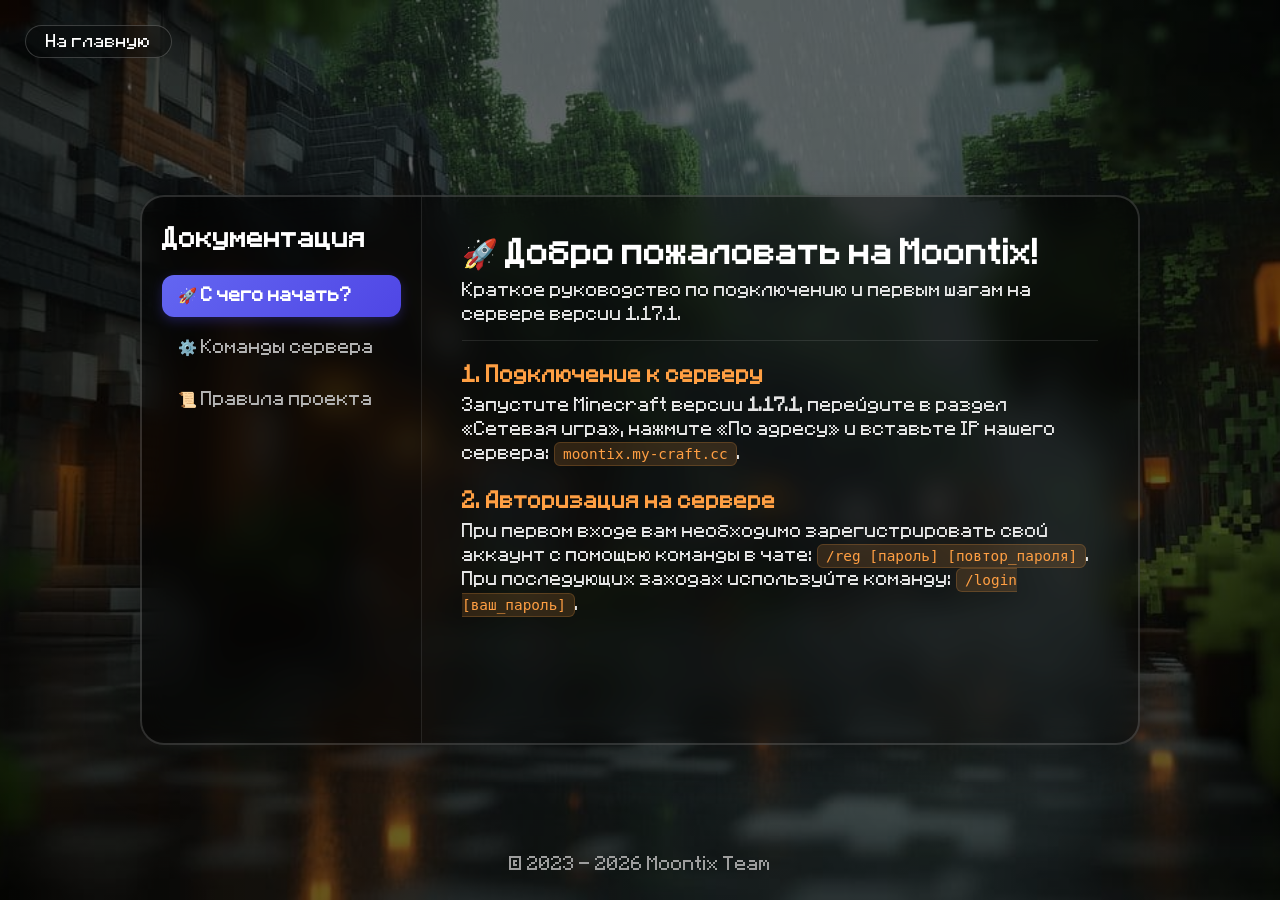
<file: docs.html>
<!DOCTYPE html>
<html lang="ru">
<head>
    <meta charset="UTF-8">
    <meta name="viewport" content="width=device-width, initial-scale=1.0">
    <link rel="stylesheet" href="style.css">
    <link rel="stylesheet" href="fonts.css">
    <link rel="stylesheet" href="navbar.css">
    <link rel="stylesheet" href="docs.css">
    <link rel="shortcut icon" href="icons/favicon.png" type="image/x-icon">
    <title>Документация | Moontix</title>
</head>
<body>
    <!-- Эффект дождя -->
    <div class="rain-container" id="rainContainer"></div>

    <!-- Кнопка Назад на главную -->
    <a href="index.html" class="back-to-home">На главную</a>

    <!-- Основной контейнер документации -->
    <div class="docs-wrapper">
        <div class="docs-container">
            
            <!-- Левое боковое меню (Категории) -->
            <aside class="docs-sidebar">
                <h2>Документация</h2>
                <ul class="docs-menu">
                    <li class="docs-menu-item active" onclick="switchTab('start')">🚀 С чего начать?</li>
                    <li class="docs-menu-item" onclick="switchTab('commands')">⚙️ Команды сервера</li>
                    <li class="docs-menu-item" onclick="switchTab('rules')">📜 Правила проекта</li>
                </ul>
            </aside>

            <!-- Правая часть (Текстовый контент) -->
            <main class="docs-content">
                
                <!-- Вкладка: С чего начать -->
                <div id="tab-start" class="docs-tab-content active">
                    <h1>🚀 Добро пожаловать на Moontix!</h1>
                    <p class="docs-subtitle">Краткое руководство по подключению и первым шагам на сервере версии 1.17.1.</p>
                    <hr>
                    <h3>1. Подключение к серверу</h3>
                    <p>Запустите Minecraft версии <strong>1.17.1</strong>, перейдите в раздел «Сетевая игра», нажмите «По адресу» и вставьте IP нашего сервера: <code class="docs-code">moontix.my-craft.cc</code>.</p>
                    
                    <h3>2. Авторизация на сервере</h3>
                    <p>При первом входе вам необходимо зарегистрировать свой аккаунт с помощью команды в чате: <code class="docs-code">/reg [пароль] [повтор_пароля]</code>. При последующих заходах используйте команду: <code class="docs-code">/login [ваш_пароль]</code>.</p>
                </div>

                <!-- Вкладка: Команды сервера -->
                <div id="tab-commands" class="docs-tab-content">
                    <h1>⚙️ Полезные команды</h1>
                    <p class="docs-subtitle">Список основных команд, которые пригодятся каждому игроку во время выживания.</p>
                    <hr>
                    <h3>🏠 Точки дома</h3>
                    <ul>
                        <li><code class="docs-code">/sethome [название]</code> — сохранить точку дома.</li>
                        <li><code class="docs-code">/home [название]</code> — телепортироваться домой.</li>
                        <li><code class="docs-code">/delhome [название]</code> — удалить точку дома.</li>
                    </ul>
                    <h3>🗺 Телепортация</h3>
                    <ul>
                        <li><code class="docs-code">/spawn</code> — вернуться на главный спавн сервера.</li>
                        <li><code class="docs-code">/tpa [ник]</code> — отправить запрос на телепортацию к игроку.</li>
                        <li><code class="docs-code">/tpaccept</code> — принять запрос на телепортацию.</li>
                    </ul>
                </div>

                <!-- Вкладка: Правила проекта -->
                <div id="tab-rules" class="docs-tab-content">
                    <h1>📜 Свод правил сервера</h1>
                    <p class="docs-subtitle">Нарушение данных правил карается немедленным ограничением доступа (бан/мут).</p>
                    <hr>
                    <h3>1. Игровой процесс</h3>
                    <p>1.1. Запрещено использование любого стороннего софта, читов, макросов, дающих преимущество над другими игроками (X-Ray, Fly, KillAura и т.д.). <strong>[Бан навсегда]</strong></p>
                    <p>1.2. Запрещена дестабилизация работы сервера, создание лаг-машин и использование багов игры. <strong>[Бан от 7 дней]</strong></p>
                    
                    <h3>2. Общение в чате</h3>
                    <p>2.1. Запрещены оскорбления игроков, администрации, упоминание родственников в оскорбительном контексте, а также чрезмерный флуд и капс. <strong>[Мут от 30 минут]</strong></p>
                    <p>2.2. Запрещена реклама сторонних игровых проектов, Discord-серверов или каналов без согласования. <strong>[Бан навсегда]</strong></p>
                </div>

            </main>

        </div>
    </div>

    <!-- Подвал (Копирайт) -->
    <div class="moontixteamdoc2">
        &copy; 2023 - 2026 Moontix Team
    </div>

    <!-- Логика переключения вкладок -->
    <script>
        function switchTab(tabId) {
            // Скрываем все вкладки
            document.querySelectorAll('.docs-tab-content').forEach(tab => {
                tab.classList.remove('active');
            });
            // Убираем активный класс у всех кнопок меню
            document.querySelectorAll('.docs-menu-item').forEach(item => {
                item.classList.remove('active');
            });

            // Показываем нужную вкладку
            document.getElementById('tab-' + tabId).classList.add('active');
            
            // Делаем кликнутую кнопку меню активной
            // Находим элемент через событие
            event.currentTarget.classList.add('active');
        }
    </script>
</body>
</html>
</file>
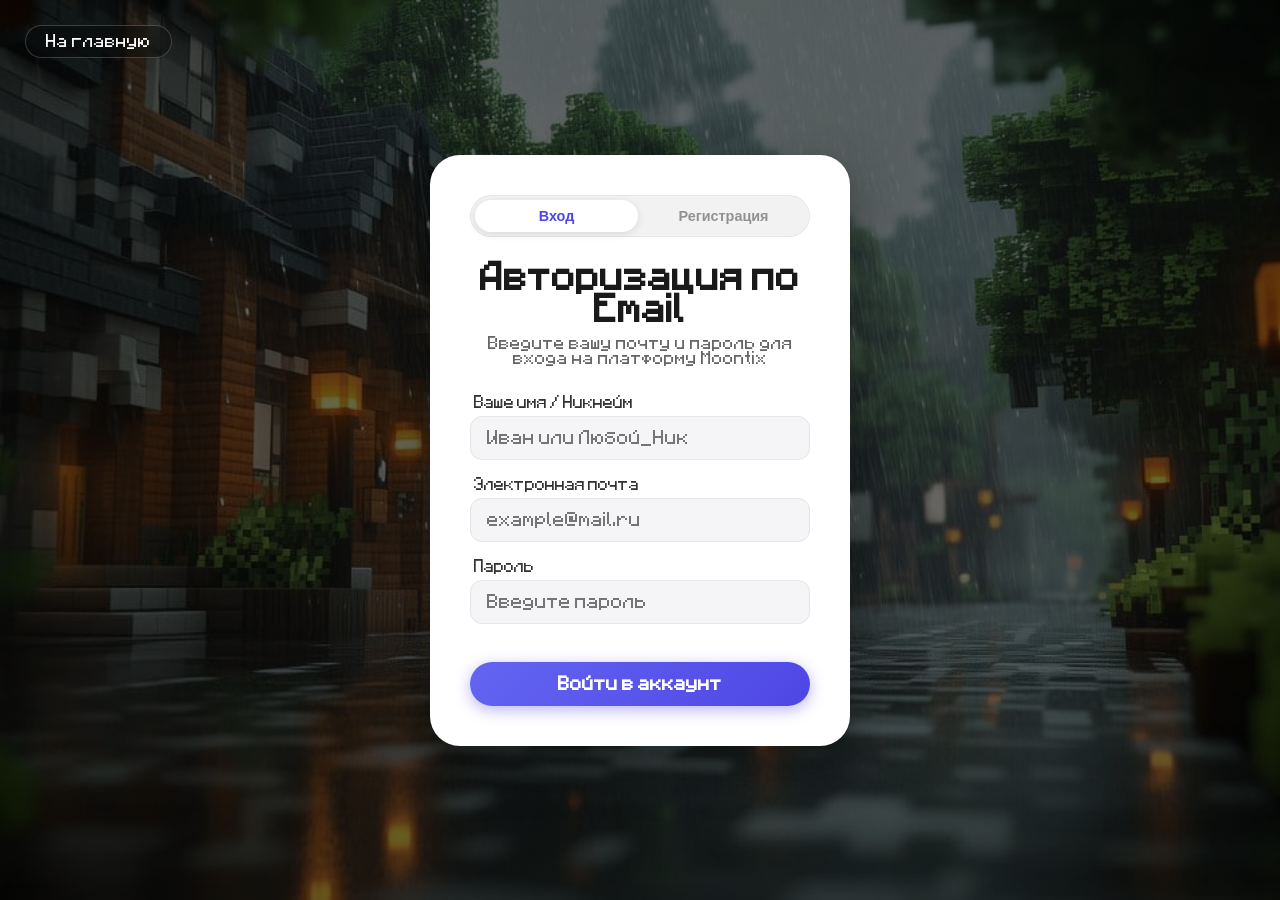
<file: emaillogin.html>
<!DOCTYPE html>
<html lang="ru">
<head>
    <meta charset="UTF-8">
    <meta name="viewport" content="width=device-width, initial-scale=1.0">
    <link rel="stylesheet" href="style.css">
    <link rel="stylesheet" href="fonts.css">
    <link rel="stylesheet" href="navbar.css">
    <link rel="stylesheet" href="emaillogin.css"> <!-- Отдельный файл стилей -->
    <link rel="shortcut icon" href="icons/favicon.png" type="image/x-icon">
    <title>Вход по Email | Moontix</title>
</head>
<body>
    <div class="rain-container" id="rainContainer"></div>

    <!-- Кнопка Назад на главную -->
    <a href="index.html" class="back-to-home">На главную</a>

    <div class="support-wrapper">
        <div class="support-card">
            
            <!-- Переключатель Вход / Регистрация -->
            <div class="auth-switcher">
                <button id="toggle-login-btn" class="switcher-btn active" onclick="switchAuthMode('login')">Вход</button>
                <button id="toggle-reg-btn" class="switcher-btn" onclick="switchAuthMode('register')">Регистрация</button>
            </div>

            <h2 id="auth-title">Авторизация по Email</h2>
            <p id="auth-subtitle" class="support-subtitle">Введите вашу почту и пароль для входа на платформу Moontix</p>

            <!-- Блок вывода ошибок -->
            <div id="error-box"></div>

            <form class="login-form" onsubmit="handleEmailAuth(event)">
                <!-- Поле Имени (скрыто при входе) -->
                <div class="input-group" id="name-group">
                    <label for="user-name">Ваше имя / Никнейм</label>
                    <input type="text" id="user-name" placeholder="Иван или Любой_Ник" autocomplete="off">
                </div>

                <!-- Поле Почты -->
                <div class="input-group">
                    <label for="user-email">Электронная почта</label>
                    <input type="email" id="user-email" placeholder="example@mail.ru" required autocomplete="off">
                </div>

                <!-- Поле Пароля -->
                <div class="input-group">
                    <label for="user-password">Пароль</label>
                    <input type="password" id="user-password" placeholder="Введите пароль" required autocomplete="off">
                </div>

                <button type="submit" id="submit-auth-btn" class="auth-submit-btn support-btn">Войти в аккаунт</button>
            </form>
        </div>
    </div>

    <script src="emaillogin.js"></script> <!-- Отдельный файл логики -->
</body>
</html>
</file>
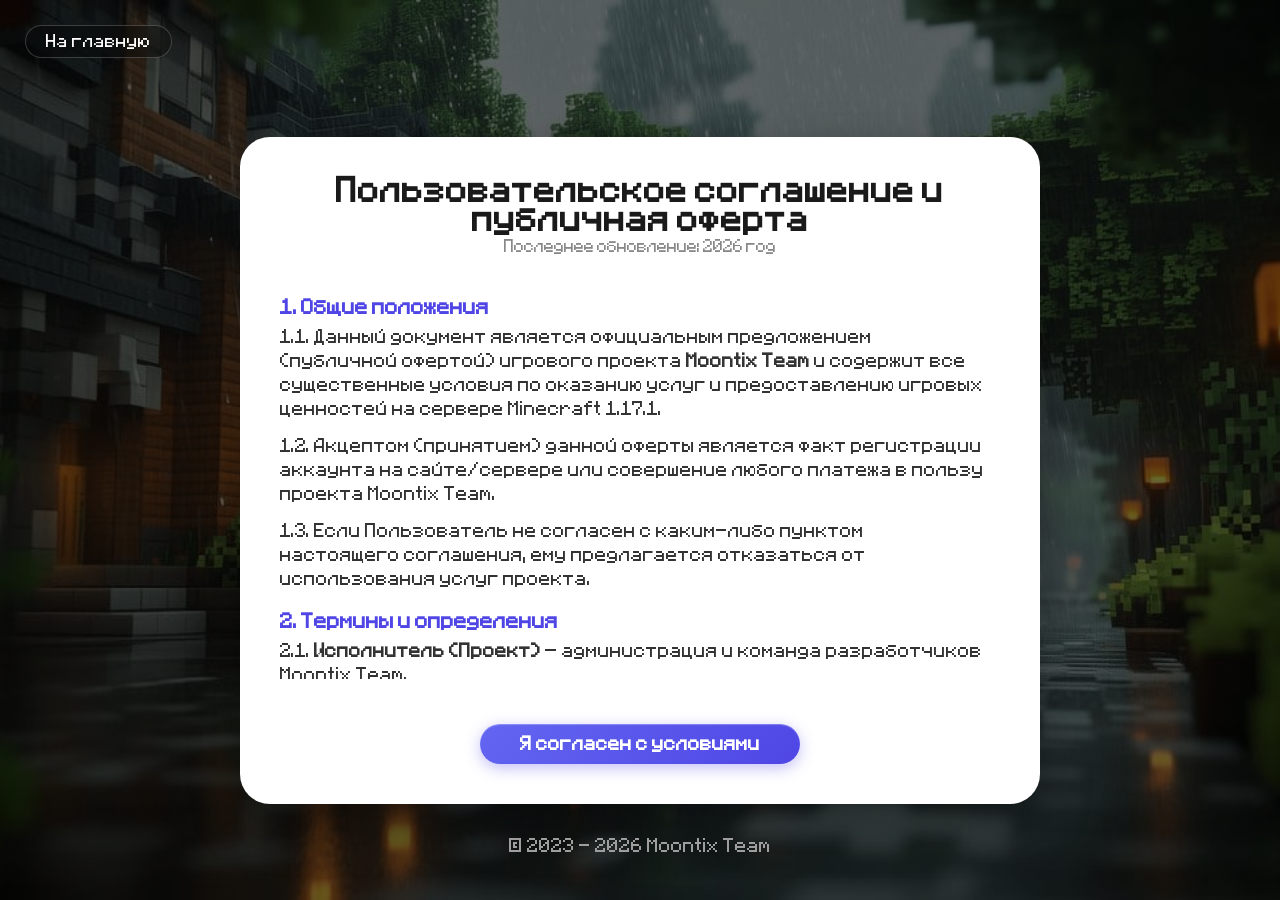
<file: oferta.html>
<!DOCTYPE html>
<html lang="ru">
<head>
    <meta charset="UTF-8">
    <meta name="viewport" content="width=device-width, initial-scale=1.0">
    <link rel="stylesheet" href="style.css">
    <link rel="stylesheet" href="fonts.css">
    <link rel="stylesheet" href="oferta.css">
    <link rel="shortcut icon" href="icons/favicon.png" type="image/x-icon">
    <title>Публичная оферта | Moontix</title>
</head>
<body>
    <!-- Контейнер для эффекта дождя -->
    <div class="rain-container" id="rainContainer"></div>

    <!-- Кнопка Назад на главную -->
    <a href="index.html" class="back-to-home">На главную</a>

    <!-- Контейнер для страницы оферты -->
    <div class="oferta-wrapper">
        <div class="oferta-card">
            <h1>Пользовательское соглашение и публичная оферта</h1>
            <p class="oferta-date">Последнее обновление: 2026 год</p>
            
            <div class="oferta-text-content">
                <h3>1. Общие положения</h3>
                <p>1.1. Данный документ является официальным предложением (публичной офертой) игрового проекта <strong>Moontix Team</strong> и содержит все существенные условия по оказанию услуг и предоставлению игровых ценностей на сервере Minecraft 1.17.1.</p>
                <p>1.2. Акцептом (принятием) данной оферты является факт регистрации аккаунта на сайте/сервере или совершение любого платежа в пользу проекта Moontix Team.</p>
                <p>1.3. Если Пользователь не согласен с каким-либо пунктом настоящего соглашения, ему предлагается отказаться от использования услуг проекта.</p>

                <h3>2. Термины и определения</h3>
                <p>2.1. <strong>Исполнитель (Проект)</strong> — администрация и команда разработчиков Moontix Team.</p>
                <p>2.2. <strong>Пользователь (Игрок)</strong> — любое физическое лицо, прошедшее авторизацию на сайте или сервере.</p>
                <p>2.3. <strong>Игровые ценности (Донат)</strong> — дополнительные внутриигровые возможности, привилегии, виртуальная валюта или статусы, предоставляемые Пользователю на сервере.</p>

                <h3>3. Условия предоставления услуг</h3>
                <p>3.1. Все внутриигровые покупки и пожертвования (Донат) осуществляются Пользователем добровольно и являются безвозмездной поддержкой развития серверного проекта Moontix Team.</p>
                <p>3.2. Администрация проекта делает всё возможное для обеспечения бесперебойной работы сервера 1.17.1, однако услуги предоставляются по принципу «как есть» (as is). Исполнитель не несет ответственности за временные технические сбои или потерю внутриигровых вещей при игровых процессах.</p>
                <p>3.3. В случае нарушения Пользователем действующих правил игрового сервера, администрация оставляет за собой право ограничить доступ к аккаунту (бан/мут) без возврата денежных средств.</p>

                <h3>4. Возврат средств</h3>
                <p>4.1. Виртуальные товары и услуги считаются оказанными в полном объеме в момент их зачисления на игровой аккаунт Пользователя.</p>
                <p>4.2. Возврат денежных средств за добровольные пожертвования и приобретенные игровые привилегии <strong>не производится</strong>, так как они относятся к категории цифрового контента, активируемого мгновенно.</p>

                <h3>5. Прочие условия</h3>
                <p>5.1. Администрация Moontix Team имеет право изменять условия данного соглашения в одностороннем порядке без предварительного уведомления игроков.</p>
                <p>5.2. Все споры и разногласия стороны стремятся решить путем мирных переговоров в официальных каналах поддержки проекта (Discord/VK).</p>
            </div>
            
            <div class="oferta-footer-btn">
                <a href="index.html"><button class="auth-submit-btn">Я согласен с условиями</button></a>
            </div>
        </div>
    </div>

    <!-- Копирайт внизу -->
    <div class="moontixteam2">
        &copy; 2023 - 2026 Moontix Team
    </div>
</body>
</html>
</file>
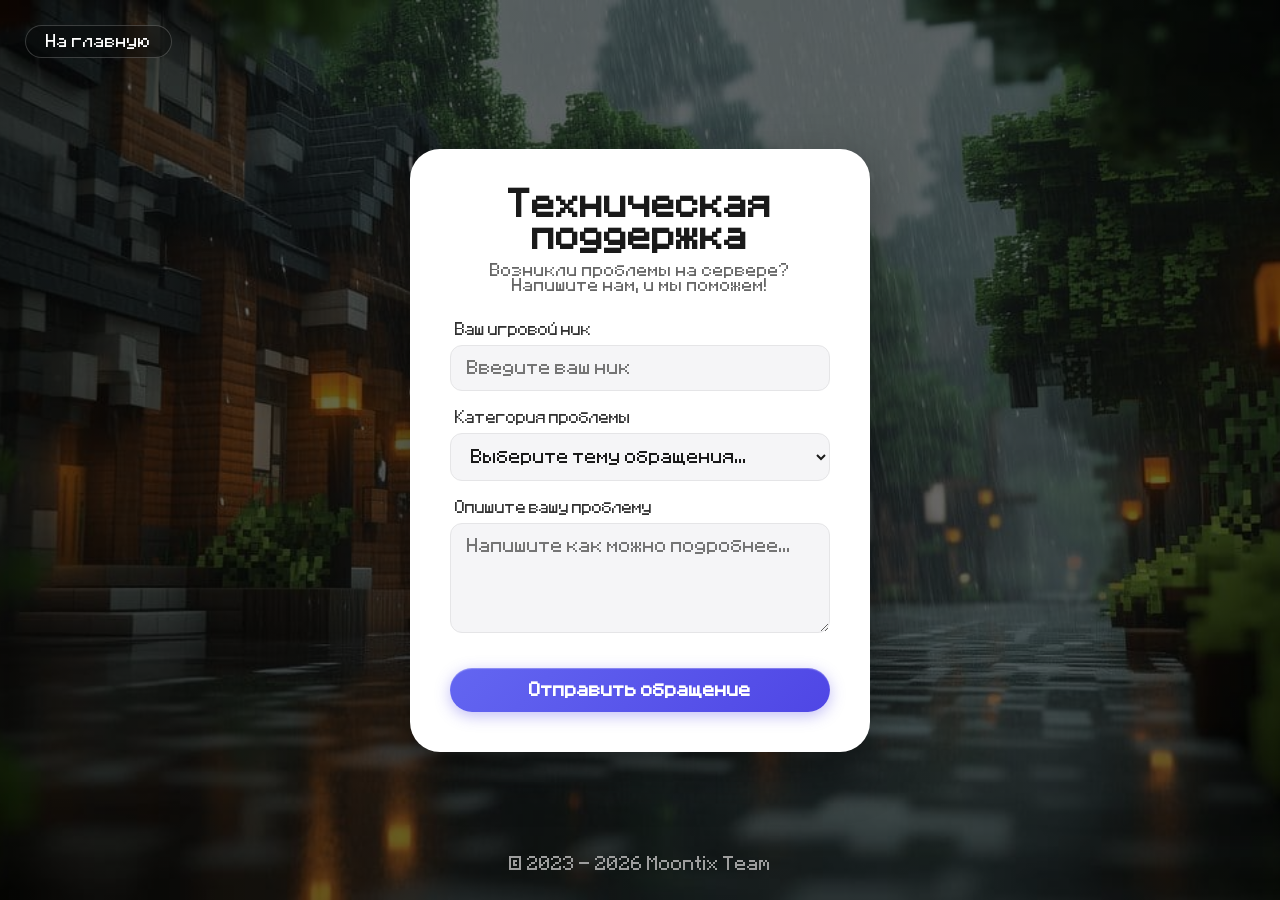
<file: support.html>
<!DOCTYPE html>
<html lang="ru">
<head>
    <meta charset="UTF-8">
    <meta name="viewport" content="width=device-width, initial-scale=1.0">
    <link rel="stylesheet" href="style.css">
    <link rel="stylesheet" href="fonts.css">
    <link rel="stylesheet" href="navbar.css">
    <link rel="stylesheet" href="suppot.css">
    <link rel="shortcut icon" href="icons/favicon.png" type="image/x-icon">
    <title>Поддержка | Moontix</title>
</head>
<body>
    <!-- Контейнер для эффекта дождя -->
    <div class="rain-container" id="rainContainer"></div>

    <!-- Кнопка Назад на главную -->
    <a href="index.html" class="back-to-home">На главную</a>

    <div class="support-wrapper">
        <div class="support-card">
            <h2>Техническая поддержка</h2>
            <p class="support-subtitle">Возникли проблемы на сервере? Напишите нам, и мы поможем!</p>

            <!-- Уведомление об успешной отправке (скрыто по умолчанию) -->
            <div id="support-success" style="color: #10b981; margin-bottom: 20px; font-size: 0.95rem; font-weight: 500; display: none; text-align: center;">
                🚀 Ваше обращение успешно отправлено администрации!
            </div>

            <!-- Форма тикета -->
            <form class="support-form" onsubmit="sendSupportTicket(event)">
                
                <!-- Поле ввода Ника -->
                <div class="input-group">
                    <label for="support-username">Ваш игровой ник</label>
                    <input type="text" id="support-username" placeholder="Введите ваш ник" required autocomplete="off">
                </div>

                <!-- Выбор категории проблемы -->
                <div class="input-group">
                    <label for="support-category">Категория проблемы</label>
                    <select id="support-category" required>
                        <option value="" disabled selected>Выберите тему обращения...</option>
                        <option value="donate">Проблема с донатом / оплатой</option>
                        <option value="auth">Не могу войти / забыл пароль</option>
                        <option value="bug">Нашел баг / ошибку на сервере</option>
                        <option value="player">Жалоба на игрока / читера</option>
                        <option value="other">Другой вопрос</option>
                    </select>
                </div>

                <!-- Текст обращения -->
                <div class="input-group">
                    <label for="support-message">Опишите вашу проблему</label>
                    <textarea id="support-message" rows="5" placeholder="Напишите как можно подробнее..." required></textarea>
                </div>

                <!-- Фирменная фиолетовая кнопка отправки -->
                <button type="submit" class="auth-submit-btn support-btn">Отправить обращение</button>
            </form>
        </div>
    </div>

    <!-- Копирайт -->
    <div class="moontixteam78">
        &copy; 2023 - 2026 Moontix Team
    </div>
    <script src="suppot.js"></script>
</body>
</html>
</file>
<file: style.css>
* {
    margin: 0;
    padding: 0;
    box-sizing: border-box;
}
body {
    background: 
    linear-gradient(rgba(0, 0, 0, 0.6), rgba(0, 0, 0, 0.6)), 
    url('icons/bg3.jpeg'); 
    background-repeat: no-repeat;
    background-size: cover;
    background-position: center;
    min-height: 100vh;
    margin: 0; 
}
.rain-container {
    position: fixed;
    top: 0;
    left: 0;
    width: 100%;
    height: 100%;
    pointer-events: none; /* Чтобы дождь не мешал кликать по элементам сайта */
    z-index: 9999;        /* Отображаем поверх всего */
}

/* Стиль одной капли */
.drop {
    position: absolute;
    background: linear-gradient(transparent, rgba(255, 255, 255, 0.6)); /* Цвет капли */
    width: 1px;          /* Ширина капли */
    height: 50px;        /* Длина капли */
    opacity: 0.7;
    animation: fall linear infinite; /* Непрерывная анимация падения */
}
.new1 {
    display: flex;
    flex-direction: column;
    align-items: center;
    text-align: center;
    color: rgb(255, 255, 255);
    position: absolute;
    top: 20%;
    left: 50%;
    text-align: center;
    transform: translate(-50%, -50%); 
}
.moontixteam {
    color: rgb(158, 158, 158);
    position: absolute;
    top: 115%;
    left: 50%;
    text-align: center;
    transform: translate(-50%, -50%); 
}
.play-btn {
    margin-top: 230px;
    padding: 12px 35px;
    font-family: inherit; /* Наследует ваш красивый шрифт */
    font-size: 1.2rem;
    color: #fff;
    position: absolute;
    top: 2%;
    left: 32%;
    text-align: center;
    background: #ff9f43; /* Теплый оранжевый цвет под фонари */
    border: none;
    border-radius: 20px;
    cursor: pointer;
    transition: all 0.3s ease;
    box-shadow: 0 4px 15px rgba(255, 159, 67, 0.4);
}

.play-btn:hover {
    background: #ffb366;
    transform: translateY(-2px); /* Легкий эффект приподнимания */
    box-shadow: 0 6px 20px rgba(255, 159, 67, 0.6);
}

.play-btn:active {
    transform: translateY(1px);
}
.hw2 {
    color: #ff9f43;
}
li {
    direction: none;
    list-style-type: none;
    text-decoration: none;
}
a {
    text-decoration: none;
}


/* Анимация движения сверху вниз */
@keyframes fall {
    0% {
        transform: translateY(-100px);
    }
    100% {
        transform: translateY(100vh);
    }
}
</file>
<file: fonts.css>
@font-face {
  font-family: 'Minecraft';
  src: url('fonts/font1.ttf') format('truetype');
  font-weight: normal;
  font-style: normal;
}
body {
    font-family: 'Minecraft', sans-serif !important;
}
</file>
<file: navbar.css>
.navbar1 {
    padding: 15px 40px;
    width: 100%;
    height: 70%;
}
.navbar1 .container1 {
    height: inherit;
    display: flex;
    justify-content: space-between;
    align-items: center;
}
.navbarmenu1 li{
    display: inline-block;

}
.navbarmenu1 li a{
    direction: none;
    color: rgb(216, 216, 216);
    margin-left: 35px;
    margin-top: 8px;
    display: inline-block;

}
.warpnav1 {
    display: flex;
    flex-flow: row nowrap;
    margin-left: 297px;
    border-radius: 50px;
    cursor: pointer;
    padding: 12px 10px; 
    transition: all 0.3s ease;
    background: rgba(0, 0, 0, .1);
    border: 0.2px solid rgba(88, 88, 88, 0.3); 
    backdrop-filter: blur(10px); 
    -webkit-backdrop-filter: blur(10px);
}
.btnlogin1 {
    font-family: 'Minecraft', sans-serif !important;
    font-size: 0.95rem;
    margin-left: 25px !important;
    color: rgb(255, 255, 255);
    
    /* 1. Делаем кнопку сильно округлой (как на скриншоте) */
    border-radius: 20px; 
    
    /* 2. Фирменный сине-фиолетовый градиент и внутренний блик */
    background: linear-gradient(135deg, #6366f1, #4f46e5);
    border: none;
    
    /* 3. Отступы, чтобы кнопка была вытянутой по бокам */
    padding: 10px 23px; 
    
    display: inline-flex;
    align-items: center;
    gap: 8px; /* Задел под иконку, если решите её добавить */
    cursor: pointer;
    transition: all 0.3s cubic-bezier(0.4, 0, 0.2, 1);
    
    /* 4. Тень кнопки и тонкая внутренняя светлая рамка сверху */
    box-shadow: 0 4px 12px rgba(79, 70, 229, 0.35), 
                inset 0 1px 1px rgba(110, 110, 110, 0.3);
}

/* Эффекты интерактивности при наведении */
.btnlogin1:hover {
    background: linear-gradient(135deg, #5a5df0, #4338ca);
    transform: translateY(-1px); /* Легкий подъем при наведении */
    box-shadow: 0 6px 16px #5a5df0, 
                inset 0 1px 1px rgba(83, 83, 83, 0.4);
}

/* Эффект при клике */
.btnlogin1:active {
    transform: translateY(1px);
    box-shadow: 0 2px 6px rgba(79, 70, 229, 0.4);
}
/* Общая овальная подложка для языков */
.lang-switcher {
    display: inline-flex;
    margin-left: 25px !important;
    align-items: center;
    background: rgba(255, 255, 255, 0.05); /* Очень легкий белый фон */
    border: 1px solid rgba(255, 255, 255, 0.08); /* Тонкая рамка */
    backdrop-filter: blur(8px); /* Размытие заднего плана */
    -webkit-backdrop-filter: blur(8px);
    border-radius: 50px; /* Идеальный овал */
    padding: 3px; /* Внутренний отступ для кнопок */
    gap: 2px;
    box-sizing: border-box;
}

/* Стили для каждой языковой кнопки */
.lang-btn {
    background: transparent;
    border: none;
    color: rgba(255, 255, 255, 0.4); /* Неактивные языки слегка затемнены */
    font-size: 0.8rem;
    font-weight: 700;
    font-family: inherit; /* Унаследует гладкий шрифт или пиксельный */
    padding: 6px 12px;
    border-radius: 50px; /* Каждая кнопочка внутри тоже скругляется */
    cursor: pointer;
    transition: all 0.2s cubic-bezier(0.4, 0, 0.2, 1);
}

/* Эффект наведения на неактивный язык */
.lang-btn:hover:not(.active) {
    color: rgba(255, 255, 255, 0.8);
    background: rgba(255, 255, 255, 0.03);
}

/* АКТИВНЫЙ ВЫБРАННЫЙ ЯЗЫК (Выделяется белой подложкой) */
.lang-btn.active {
    background: rgba(255, 255, 255, 0.15) !important; /* Белая матовая подушка */
    color: #ffffff !important; /* Яркий белый текст */
    box-shadow: 0 2px 8px rgba(0, 0, 0, 0.2), 
                inset 0 1px 0 rgba(255, 255, 255, 0.1);
}
</file>
<file: docs.css>
/* Оболочка документации */
.docs-wrapper {
    display: flex;
    justify-content: center;
    align-items: center;
    min-height: 100vh;
    padding: 80px 20px 40px 20px;
    box-sizing: border-box;
}

/* Общий двухколоночный контейнер (стиль матового стекла) */
.docs-container {
    display: flex;
    background: rgba(0, 0, 0, 0.45);
    border: 2px solid rgba(255, 255, 255, 0.15);
    backdrop-filter: blur(15px);
    -webkit-backdrop-filter: blur(15px);
    border-radius: 24px;
    width: 100%;
    max-width: 1000px;
    min-height: 550px;
    box-shadow: 0 20px 50px rgba(0, 0, 0, 0.4);
    overflow: hidden;
}

/* Левая колонка - Меню */
.docs-sidebar {
    width: 280px;
    background: rgba(0, 0, 0, 0.2);
    border-right: 1px solid rgba(255, 255, 255, 0.1);
    padding: 30px 20px;
    box-sizing: border-box;
}

.docs-sidebar h2 {
    color: #fff;
    font-size: 1.4rem;
    margin: 0 0 25px 0;
    font-family: 'Minecraft', sans-serif !important;
}

.docs-menu {
    list-style: none;
    padding: 0;
    margin: 0;
    display: flex;
    flex-direction: column;
    gap: 10px;
}

/* Пункты бокового меню */
.docs-menu-item {
    color: #b3b3b3;
    padding: 12px 16px;
    border-radius: 12px;
    cursor: pointer;
    font-size: 0.95rem;
    transition: all 0.2s ease;
}

.docs-menu-item:hover {
    background: rgba(255, 255, 255, 0.05);
    color: #fff;
}

/* Активный пункт меню */
.docs-menu-item.active {
    background: linear-gradient(135deg, #6366f1, #4f46e5);
    color: #fff;
    font-weight: 600;
    box-shadow: 0 4px 12px rgba(79, 70, 229, 0.3);
}

/* Правая колонка - Текстовый контент */
.docs-content {
    flex: 1;
    padding: 40px;
    box-sizing: border-box;
    max-height: 600px;
    overflow-y: auto; /* Внутренний скролл для длинных текстов */
}

/* Кастомизация скроллбара в контенте */
.docs-content::-webkit-scrollbar { width: 6px; }
.docs-content::-webkit-scrollbar-track { background: transparent; }
.docs-content::-webkit-scrollbar-thumb { background: rgba(255, 255, 255, 0.2); border-radius: 10px; }

/* Логика отображения вкладок */
.docs-tab-content {
    display: none; /* Все вкладки скрыты */
}

.docs-tab-content.active {
    display: block; /* Показывается только активная */
    animation: fadeInDocs 0.3s ease;
}

/* Анимация плавного появления текста */
@keyframes fadeInDocs {
    from { opacity: 0; transform: translateY(5px); }
    to { opacity: 1; transform: translateY(0); }
}

/* Оформление текстов внутри справки */
.docs-content h1 {
    color: #fff;
    font-size: 1.8rem;
    margin: 0 0 8px 0;
}

.docs-subtitle {
    color: #a3a3a3;
    font-size: 0.95rem;
    margin: 0 0 20px 0;
}

.docs-content hr {
    border: none;
    border-top: 1px solid rgba(255, 255, 255, 0.1);
    margin-bottom: 25px;
}

.docs-content h3 {
    color: #ff9f43; /* Красивые оранжевые подзаголовки */
    font-size: 1.15rem;
    margin: 25px 0 10px 0;
}

.docs-content p, .docs-content li {
    color: #e5e5e5;
    font-size: 0.95rem;
    line-height: 1.6;
    margin-bottom: 12px;
}

.docs-content ul {
    padding-left: 20px;
    margin-bottom: 20px;
}

/* Выделение команд в рамку (как тег code) */
.docs-code {
    background: rgba(255, 159, 67, 0.15);
    color: #ff9f43;
    padding: 3px 8px;
    border-radius: 6px;
    font-family: monospace;
    font-size: 0.9rem;
    border: 1px solid rgba(255, 159, 67, 0.2);
}
.back-to-home {
    position: absolute;
    top: 25px;
    left: 25px;
    
    /* Текст и шрифт */
    font-family: 'Minecraft', sans-serif !important;
    font-size: 0.9rem;
    color: #ffffff;
    text-decoration: none;
    
    /* Стильная полупрозрачная плашка */
    background: rgba(0, 0, 0, 0.3);
    border: 1px solid rgba(255, 255, 255, 0.2);
    backdrop-filter: blur(10px);
    -webkit-backdrop-filter: blur(10px);
    
    /* Округление и отступы */
    padding: 8px 20px;
    border-radius: 50px;
    
    transition: all 0.3s ease;
    z-index: 100; /* Чтобы кнопка всегда была кликабельной поверх фона */
}
.moontixteamdoc2 {
    color: rgb(158, 158, 158);
    position: absolute;
    top: 96%;
    left: 50%;
    text-align: center;
    transform: translate(-50%, -50%);
}
</file>
<file: emaillogin.css>
/* Оболочка центрирования формы */
.support-wrapper {
    display: flex !important;
    justify-content: center !important;
    align-items: center !important;
    min-height: 100vh !important;
    width: 100% !important;
    box-sizing: border-box !important;
    padding: 40px 20px !important;
}

/* Белая закругленная карточка */
.support-card {
    background: #ffffff !important;
    border: none !important;
    border-radius: 30px !important;
    padding: 40px !important;
    width: 100% !important;
    max-width: 420px !important;
    text-align: center !important;
    box-shadow: 0 20px 50px rgba(0, 0, 0, 0.4) !important;
    box-sizing: border-box !important;
}

.support-card h2 {
    color: #1a1a1a !important;
    margin: 0 0 10px 0 !important;
    font-size: 2rem !important;
}

.support-subtitle {
    color: #666666 !important;
    font-size: 0.9rem !important;
    margin-bottom: 30px !important;
}

/* Красивый блок ошибок */
#error-box {
    color: #ef4444 !important;
    background: #fee2e2 !important;
    padding: 10px !important;
    border-radius: 8px !important;
    margin-bottom: 20px !important;
    font-size: 0.9rem !important;
    display: none;
    text-align: center !important;
}

/* ПЕРЕКЛЮЧАТЕЛЬ: ВХОД / РЕГИСТРАЦИЯ */
.auth-switcher {
    display: flex !important;
    width: 100% !important;
    background: rgba(0, 0, 0, 0.05) !important;
    border: 1px solid rgba(0, 0, 0, 0.05) !important;
    border-radius: 50px !important;
    padding: 4px !important;
    gap: 4px !important;
    margin-bottom: 25px !important;
    box-sizing: border-box !important;
}

.switcher-btn {
    flex: 1 !important;
    background: transparent !important;
    border: none !important;
    color: rgba(0, 0, 0, 0.4) !important;
    font-size: 0.9rem !important;
    font-weight: 700 !important;
    padding: 8px 16px !important;
    border-radius: 50px !important;
    cursor: pointer !important;
    transition: all 0.2s cubic-bezier(0.4, 0, 0.2, 1) !important;
}

.switcher-btn:hover:not(.active) {
    color: rgba(0, 0, 0, 0.7) !important;
}

/* Активная вкладка переключателя */
.switcher-btn.active {
    background: #ffffff !important; /* Белая матовая подушка */
    color: #4f46e5 !important; /* Яркий фиолетовый текст */
    box-shadow: 0 2px 8px rgba(0, 0, 0, 0.1) !important;
}

/* ВЕРТИКАЛЬНАЯ СТРУКТУРА ПОЛЕЙ ВВОДА */
.login-form {
    display: flex !important;
    flex-direction: column !important;
    gap: 18px !important;
    width: 100% !important;
}

.input-group {
    display: flex !important;
    flex-direction: column !important;
    text-align: left !important;
    gap: 6px !important;
    width: 100% !important;
    box-sizing: border-box !important;
}

.input-group label {
    color: #333333 !important;
    font-size: 0.85rem !important;
    font-weight: 500 !important;
    padding-left: 4px !important;
}

.input-group input {
    font-family: 'Minecraft', sans-serif !important;
    background: #f5f5f7 !important;
    border: 1px solid #e5e5e7 !important;
    border-radius: 12px !important;
    padding: 13px 16px !important;
    color: #1a1a1a !important;
    font-size: 1rem !important;
    outline: none !important;
    transition: all 0.3s ease !important;
    width: 100% !important;
    box-sizing: border-box !important;
}

.input-group input:focus {
    background: #ffffff !important;
    border-color: #4f46e5 !important;
    box-shadow: 0 0 8px rgba(79, 70, 229, 0.15) !important;
}

/* Кнопка отправки на всю ширину карточки */
.support-btn {
    width: 100% !important;
    margin-top: 10px !important;
}
/* =======================================================
   5. ПОЛНАЯ ПОЧИНКА КНОПКИ ВХОДА И РЕГИСТРАЦИИ (ПРИНУДИТЕЛЬНО)
   ======================================================= */

/* Применяем стили ко всем кнопкам внутри формы login-form */
.login-form button,
.login-form .auth-submit-btn,
.login-form .submit-btn {
    /* Полностью сбрасываем стандартный серый дизайн Windows */
    -webkit-appearance: none !important;
    -moz-appearance: none !important;
    appearance: none !important;
    border: none !important;
    outline: none !important;
    
    /* Размеры и ровное растягивание */
    width: 100% !important;
    max-width: 100% !important;
    padding: 14px 30px !important;
    margin-top: 20px !important;
    box-sizing: border-box !important;
    
    /* Фирменное овальное скругление Moontix */
    border-radius: 50px !important; 
    cursor: pointer !important;
    
    /* Шрифты и выравнивание текста по центру */
    font-family: 'Minecraft', sans-serif !important;
    font-size: 1rem !important;
    font-weight: 600 !important;
    color: #ffffff !important; /* Белый цвет букв */
    
    display: inline-flex !important;
    align-items: center !important;
    justify-content: center !important;
    
    /* Сочный фиолетово-синий градиент и объемное неоновое свечение */
    background: linear-gradient(135deg, #6366f1, #4f46e5) !important; 
    box-shadow: 0 4px 15px rgba(79, 70, 229, 0.4) !important;
    
    transition: all 0.3s cubic-bezier(0.4, 0, 0.2, 1) !important;
}

/* Эффект плавного приподнимания при наведении мыши */
.login-form button:hover,
.login-form .auth-submit-btn:hover,
.login-form .submit-btn:hover {
    background: linear-gradient(135deg, #5a5df0, #4338ca) !important;
    transform: translateY(-2px) !important; /* Кнопка приподнимается */
    box-shadow: 0 8px 25px rgba(79, 70, 229, 0.55) !important; /* Тень становится ярче */
}

/* Эффект клика (кнопка утапливается) */
.login-form button:active,
.login-form .auth-submit-btn:active,
.login-form .submit-btn:active {
    transform: translateY(1px) !important;
    box-shadow: 0 3px 10px rgba(79, 70, 229, 0.4) !important;
}
.back-to-home {
    position: absolute;
    top: 25px;
    left: 25px;
    
    /* Текст и шрифт */
    font-family: 'Minecraft', sans-serif !important;
    font-size: 0.9rem;
    color: #ffffff;
    text-decoration: none;
    
    /* Стильная полупрозрачная плашка */
    background: rgba(0, 0, 0, 0.3);
    border: 1px solid rgba(255, 255, 255, 0.2);
    backdrop-filter: blur(10px);
    -webkit-backdrop-filter: blur(10px);
    
    /* Округление и отступы */
    padding: 8px 20px;
    border-radius: 50px;
    
    transition: all 0.3s ease;
    z-index: 100; /* Чтобы кнопка всегда была кликабельной поверх фона */
}

/* Эффект при наведении на кнопку «На главную» */
.back-to-home:hover {
    background: rgba(255, 255, 255, 0.15);
    color: #ffffff;
    border-color: rgba(255, 255, 255, 0.4);
    transform: translateY(-1px);
}

.back-to-home:active {
    transform: translateY(1px);
}
</file>
<file: oferta.css>
/* Оболочка для центрирования оферты */
.oferta-wrapper {
    display: flex;
    justify-content: center;
    align-items: center;
    min-height: 100vh;
    width: 100%;
    box-sizing: border-box;
    padding: 80px 20px 40px 20px; /* Сделали отступ сверху, чтобы кнопка "На главную" не наезжала */
}

/* Белая закругленная карточка оферты */
.oferta-card {
    background: #ffffff;
    border: none;
    border-radius: 30px;
    padding: 40px;
    width: 100%;
    max-width: 800px; /* Окно шире, чем у логина, чтобы текст удобно читался */
    text-align: left; /* Текст оферты выравниваем по левому краю */
    box-shadow: 0 20px 50px rgba(0, 0, 0, 0.4);
}

.oferta-card h1 {
    color: #1a1a1a;
    font-size: 1.8rem;
    margin: 0 0 5px 0;
    text-align: center;
    font-family: inherit;
}

.oferta-date {
    color: #888888;
    font-size: 0.85rem;
    text-align: center;
    margin-bottom: 25px;
}

/* Блок со скроллом для длинного текста */
.oferta-text-content {
    max-height: 400px; /* Фиксированная высота для прокрутки текста */
    overflow-y: auto;  /* Включаем вертикальный скролл */
    padding-right: 15px;
    margin-bottom: 30px;
}

.oferta-text-content h3 {
    color: #4f46e5; /* Фиолетовые аккуратные заголовки разделов */
    font-size: 1.1rem;
    margin: 20px 0 10px 0;
}

.oferta-text-content p {
    color: #333333;
    font-size: 0.95rem;
    line-height: 1.6;
    margin: 0 0 12px 0;
}

/* Кастомизация полосы прокрутки (скроллбара), чтобы она выглядела красиво */
.oferta-text-content::-webkit-scrollbar {
    width: 6px;
}

.oferta-text-content::-webkit-scrollbar-track {
    background: #f1f1f1;
    border-radius: 10px;
}

.oferta-text-content::-webkit-scrollbar-thumb {
    background: #6366f1; /* Фиолетовый ползунок под цвет кнопок */
    border-radius: 10px;
}

.oferta-text-content::-webkit-scrollbar-thumb:hover {
    background: #4f46e5;
}

/* Кнопка согласия по центру внизу */
.oferta-footer-btn {
    display: flex;
    justify-content: center;
}

.oferta-footer-btn .auth-submit-btn {
    width: auto;
    padding: 12px 40px;
    font-size: 1rem;
}
/* Современная градиентная кнопка согласия */
.oferta-agree-btn {
    font-family: 'Minecraft', sans-serif !important; /* Используем ваш шрифт */
    font-size: 1rem;
    font-weight: 600;
    color: #ffffff;
    
    /* Сочный фиолетово-синий градиент */
    background: linear-gradient(135deg, #6366f1, #4f46e5);
    
    /* Размеры и округление */
    padding: 14px 45px;
    border: none;
    border-radius: 50px; /* Идеально овальная форма */
    
    cursor: pointer;
    text-transform: uppercase; /* Делает текст заглавными буквами */
    letter-spacing: 0.5px; /* Небольшое расстояние между буквами */
    
    /* Плавность всех анимаций */
    transition: all 0.3s cubic-bezier(0.4, 0, 0.2, 1);
    
    /* Эффект объема: внешняя фиолетовая тень и тонкий внутренний белый блик сверху */
    box-shadow: 0 4px 15px rgba(79, 70, 229, 0.4), 
                inset 0 1px 1px rgba(255, 255, 255, 0.3);
    
    display: inline-flex;
    align-items: center;
    justify-content: center;
}

/* Эффект при наведении мыши */
.oferta-agree-btn:hover {
    /* Градиент становится чуть ярче */
    background: linear-gradient(135deg, #5a5df0, #4338ca);
    
    /* Кнопка плавно приподнимается вверх */
    transform: translateY(-2px);
    
    /* Тень становится больше и мягче, создавая эффект свечения */
    box-shadow: 0 8px 25px rgba(79, 70, 229, 0.55), 
                inset 0 1px 1px rgba(255, 255, 255, 0.4);
}

/* Эффект при клике (нажатии) на кнопку */
.oferta-agree-btn:active {
    /* Кнопка утапливается вниз */
    transform: translateY(1px);
    
    /* Тень уменьшается */
    box-shadow: 0 3px 10px rgba(79, 70, 229, 0.4);
}
.auth-submit-btn {
    width: 100%; /* Занимает всю ширину в форме входа */
    max-width: 320px; /* Ограничение ширины, чтобы в оферте она не была слишком гигантской */
    padding: 14px 30px;
    margin-top: 15px;
    
    font-family: 'Minecraft', sans-serif !important; /* Ваш шрифт */
    font-size: 1rem;
    font-weight: 600;
    color: #ffffff;
    
    /* Красивый фиолетово-синий градиент */
    background: linear-gradient(135deg, #6366f1, #4f46e5); 
    border: none;
    border-radius: 50px; /* Идеально закругленные края */
    cursor: pointer;
    transition: all 0.3s cubic-bezier(0.4, 0, 0.2, 1);
    
    /* Объемная тень и внутренний световой блик сверху */
    box-shadow: 0 4px 15px rgba(79, 70, 229, 0.35), 
                inset 0 1px 1px rgba(255, 255, 255, 0.3);
    
    display: inline-flex;
    align-items: center;
    justify-content: center;
}

/* Эффект при наведении мыши */
.auth-submit-btn:hover {
    background: linear-gradient(135deg, #5a5df0, #4338ca);
    transform: translateY(-2px); /* Плавный подъем вверх */
    box-shadow: 0 8px 25px rgba(79, 70, 229, 0.5), 
                inset 0 1px 1px rgba(255, 255, 255, 0.4);
}

/* Эффект при нажатии */
.auth-submit-btn:active {
    transform: translateY(1px); /* Эффект утапливания */
    box-shadow: 0 3px 10px rgba(79, 70, 229, 0.4);
}
.back-to-home {
    position: absolute;
    top: 25px;
    left: 25px;
    
    /* Текст и шрифт */
    font-family: 'Minecraft', sans-serif !important;
    font-size: 0.9rem;
    color: #ffffff;
    text-decoration: none;
    
    /* Стильная полупрозрачная плашка */
    background: rgba(0, 0, 0, 0.3);
    border: 1px solid rgba(255, 255, 255, 0.2);
    backdrop-filter: blur(10px);
    -webkit-backdrop-filter: blur(10px);
    
    /* Округление и отступы */
    padding: 8px 20px;
    border-radius: 50px;
    
    transition: all 0.3s ease;
    z-index: 100; /* Чтобы кнопка всегда была кликабельной поверх фона */
}
.moontixteam2 {
    color: rgb(158, 158, 158);
    position: absolute;
    top: 94%;
    left: 50%;
    text-align: center;
    transform: translate(-50%, -50%); 
}
</file>
<file: suppot.css>
/* Оболочка для центрирования поддержки по центру экрана */
.support-wrapper {
    display: flex;
    justify-content: center;
    align-items: center;
    min-height: 100vh;
    width: 100%;
    box-sizing: border-box;
    padding: 60px 20px;
}

/* Белая закругленная карточка тикета */
.support-card {
    background: #ffffff;
    border: none;
    border-radius: 30px;
    padding: 40px;
    width: 100%;
    max-width: 460px; /* Оптимальная ширина, чтобы форма смотрелась аккуратно */
    box-shadow: 0 20px 50px rgba(0, 0, 0, 0.4);
    box-sizing: border-box; /* Важно: предотвращает расширение карточки */
}

.support-card h2 {
    color: #1a1a1a;
    margin: 0 0 10px 0;
    font-size: 2rem;
    text-align: center;
    font-family: inherit;
}

.support-subtitle {
    color: #666666;
    font-size: 0.9rem;
    text-align: center;
    margin-bottom: 30px;
}

/* Вертикальная структура полей формы */
.support-form {
    display: flex;
    flex-direction: column;
    gap: 20px;
    width: 100%;
}

/* Контейнеры для подписей и полей */
.input-group {
    display: flex;
    flex-direction: column;
    text-align: left;
    gap: 8px;
    width: 100%;
    box-sizing: border-box;
}

.input-group label {
    color: #333333;
    font-size: 0.85rem;
    font-weight: 500;
    padding-left: 5px;
}

/* ИДЕАЛЬНОЕ ВЫРАВНИВАНИЕ ВСЕХ ПОЛЕЙ (Ник, Выбор темы, Сообщение) */
.input-group input,
.input-group select,
.input-group textarea {
    background: #f5f5f7;
    border: 1px solid #e5e5e7;
    border-radius: 12px;
    padding: 14px 16px; /* Одинаковые ровные отступы для всех */
    color: #1a1a1a;
    font-size: 1rem;
    font-family: inherit;
    outline: none;
    transition: all 0.3s ease;
    
    width: 100%; /* Растягивает поля строго по ширине контейнера */
    box-sizing: border-box; /* Защищает от вылезания полей за границы */
}

/* Ограничение для текстовой области поддержки */
.input-group textarea {
    resize: vertical; /* Игрок может тянуть поле только вниз, но не вбок */
    min-height: 100px;
}

/* Свечение элементов при фокусе клика мыши */
.input-group input:focus,
.input-group select:focus,
.input-group textarea:focus {
    background: #ffffff;
    border-color: #4f46e5;
    box-shadow: 0 0 8px rgba(79, 70, 229, 0.15);
}

/* ПОЧИНКА КНОПКИ ОТПРАВКИ */
.support-btn {
    width: 100% !important; /* Принудительно растягиваем на всю ширину полей */
    max-width: 100% !important;
    margin-left: 0 !important; /* Убираем сдвиги влево/вправо */
    margin-right: 0 !important;
    margin-top: 10px;
    box-sizing: border-box;
}
/* Объединяем кнопку входа и кнопку поддержки, чтобы они выглядели одинаково круто */
.auth-submit-btn,
.support-btn {
    width: 100% !important; /* На всю ширину белого окна */
    max-width: 100% !important;
    padding: 14px 30px;
    margin-top: 15px;
    margin-left: 0 !important;
    margin-right: 0 !important;
    box-sizing: border-box;
    
    font-family: 'Minecraft', sans-serif !important; /* Ваш шрифт */
    font-size: 1rem;
    font-weight: 600;
    color: #ffffff;
    
    /* Наш сочный фиолетово-синий градиент */
    background: linear-gradient(135deg, #6366f1, #4f46e5); 
    border: none;
    border-radius: 50px; /* Идеально закругленные края */
    cursor: pointer;
    transition: all 0.3s cubic-bezier(0.4, 0, 0.2, 1);
    
    /* Объемная тень и внутренний световой блик сверху */
    box-shadow: 0 4px 15px rgba(79, 70, 229, 0.35), 
                inset 0 1px 1px rgba(255, 255, 255, 0.3);
    
    display: inline-flex;
    align-items: center;
    justify-content: center;
}

/* Эффект при наведении мыши для обеих кнопок */
.auth-submit-btn:hover,
.support-btn:hover {
    background: linear-gradient(135deg, #5a5df0, #4338ca);
    transform: translateY(-2px); /* Плавный подъем вверх */
    box-shadow: 0 8px 25px rgba(79, 70, 229, 0.5), 
                inset 0 1px 1px rgba(255, 255, 255, 0.4);
}

/* Эффект при нажатии (клике) */
.auth-submit-btn:active,
.support-btn:active {
    transform: translateY(1px); /* Эффект утапливания */
    box-shadow: 0 3px 10px rgba(79, 70, 229, 0.4);
}
.back-to-home {
    position: absolute;
    top: 25px;
    left: 25px;
    
    /* Текст и шрифт */
    font-family: 'Minecraft', sans-serif !important;
    font-size: 0.9rem;
    color: #ffffff;
    text-decoration: none;
    
    /* Стильная полупрозрачная плашка */
    background: rgba(0, 0, 0, 0.3);
    border: 1px solid rgba(255, 255, 255, 0.2);
    backdrop-filter: blur(10px);
    -webkit-backdrop-filter: blur(10px);
    
    /* Округление и отступы */
    padding: 8px 20px;
    border-radius: 50px;
    
    transition: all 0.3s ease;
    z-index: 100; /* Чтобы кнопка всегда была кликабельной поверх фона */
}

/* Эффект при наведении на кнопку «На главную» */
.back-to-home:hover {
    background: rgba(255, 255, 255, 0.15);
    color: #ffffff;
    border-color: rgba(255, 255, 255, 0.4);
    transform: translateY(-1px);
}

.back-to-home:active {
    transform: translateY(1px);
}
.moontixteam78 {
    color: rgb(158, 158, 158);
    position: absolute;
    top: 96%;
    left: 50%;
    text-align: center;
    transform: translate(-50%, -50%);
}
</file>
